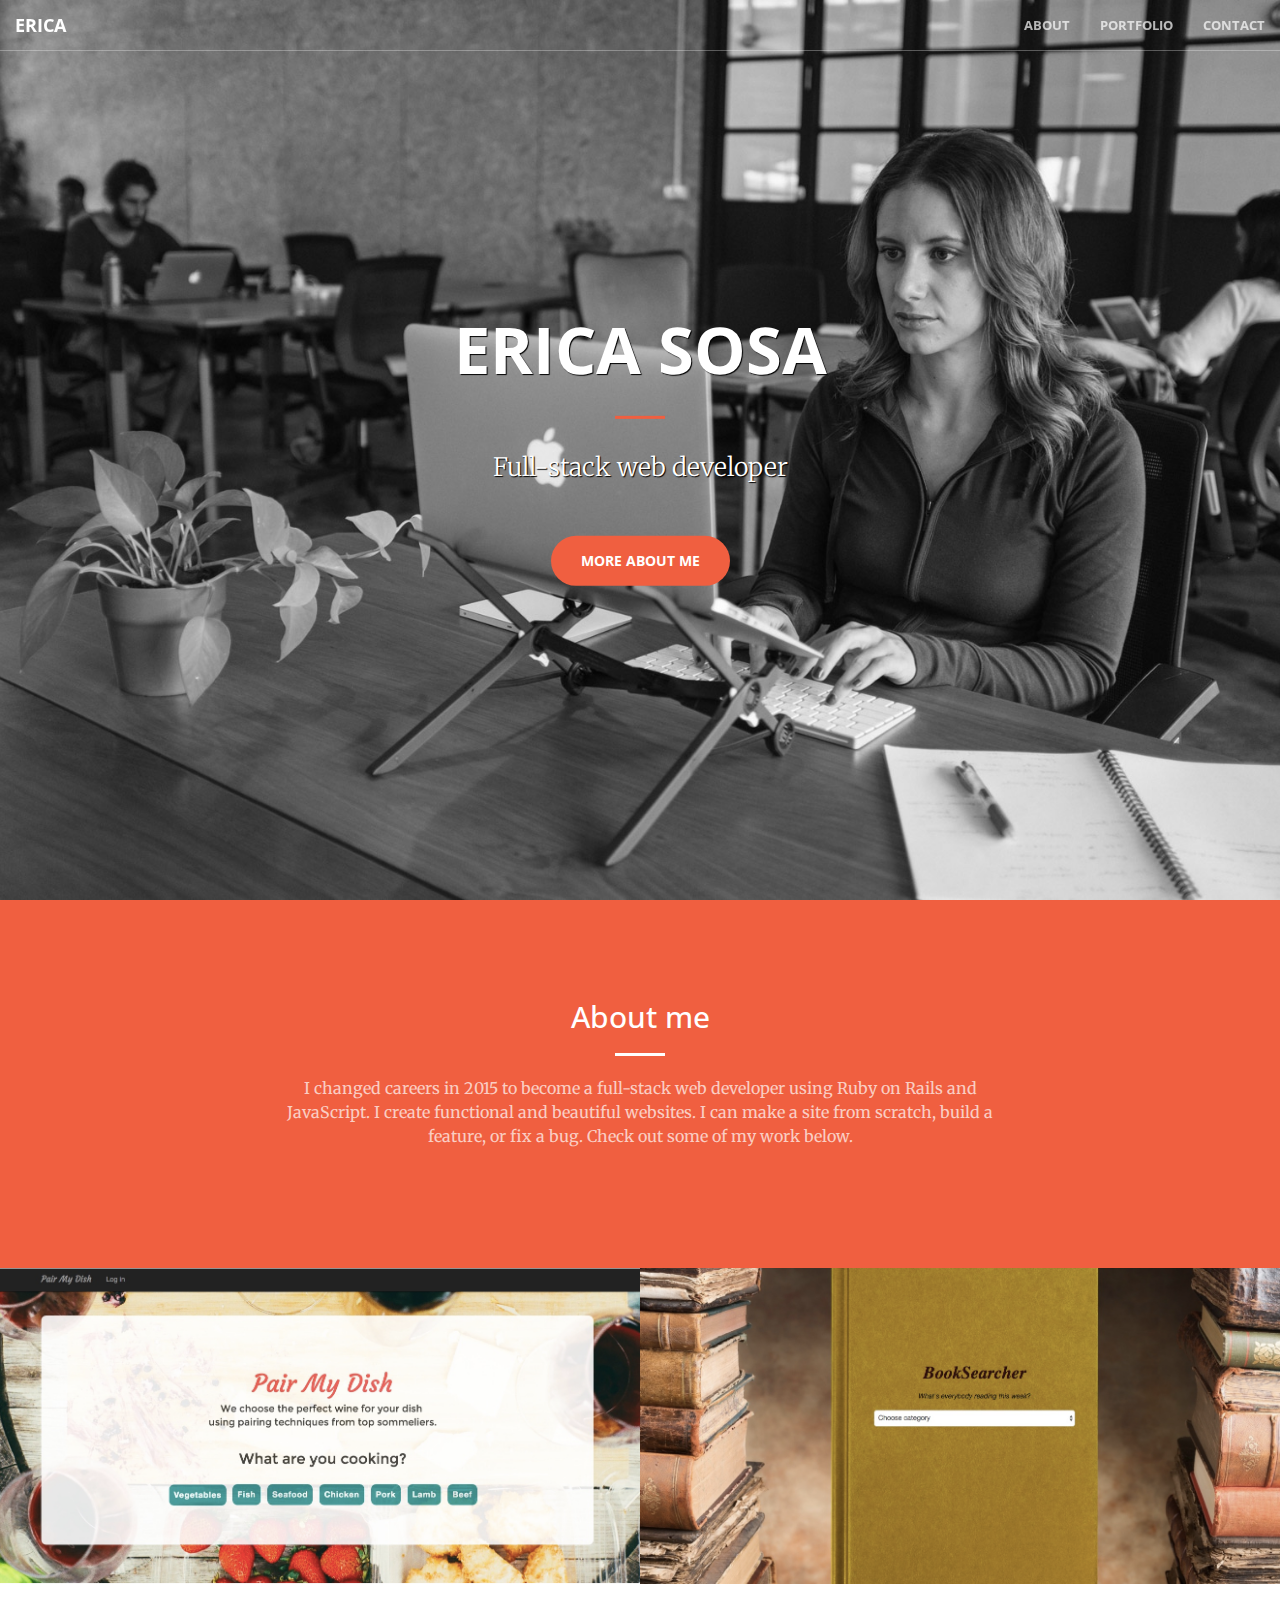
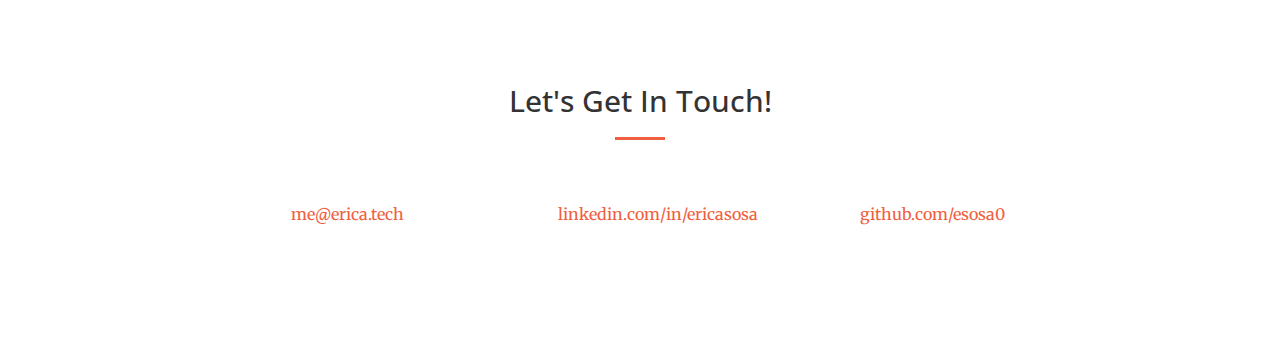
<file: index.html>
<!DOCTYPE html>
<html lang="en">

<head>

    <meta charset="utf-8">
    <meta http-equiv="X-UA-Compatible" content="IE=edge">
    <meta name="viewport" content="width=device-width, initial-scale=1">
    <meta name="description" content="">
    <meta name="author" content="">
    <script>
        (function(i,s,o,g,r,a,m){i['GoogleAnalyticsObject']=r;i[r]=i[r]||function(){
        (i[r].q=i[r].q||[]).push(arguments)},i[r].l=1*new Date();a=s.createElement(o),
        m=s.getElementsByTagName(o)[0];a.async=1;a.src=g;m.parentNode.insertBefore(a,m)
        })(window,document,'script','https://www.google-analytics.com/analytics.js','ga');

        ga('create', 'UA-79193309-1', 'auto');
        ga('send', 'pageview');

    </script>

    <link rel='shortcut icon' href='img/favicon.ico' type='image/x-icon'/ >

    <title>Erica Sosa Portfolio</title>

    <!-- Bootstrap Core CSS -->
    <link rel="stylesheet" href="css/bootstrap.min.css" type="text/css">

    <!-- Custom Fonts -->
    <link href='http://fonts.googleapis.com/css?family=Open+Sans:300italic,400italic,600italic,700italic,800italic,400,300,600,700,800' rel='stylesheet' type='text/css'>
    <link href='http://fonts.googleapis.com/css?family=Merriweather:400,300,300italic,400italic,700,700italic,900,900italic' rel='stylesheet' type='text/css'>
    <link rel="stylesheet" href="font-awesome/css/font-awesome.min.css" type="text/css">

    <!-- Plugin CSS -->
    <link rel="stylesheet" href="css/animate.min.css" type="text/css">

    <!-- Custom CSS -->
    <link rel="stylesheet" href="css/creative.css" type="text/css">

    <!-- HTML5 Shim and Respond.js IE8 support of HTML5 elements and media queries -->
    <!-- WARNING: Respond.js doesn't work if you view the page via file:// -->
    <!--[if lt IE 9]>
        <script src="https://oss.maxcdn.com/libs/html5shiv/3.7.0/html5shiv.js"></script>
        <script src="https://oss.maxcdn.com/libs/respond.js/1.4.2/respond.min.js"></script>
    <![endif]-->

</head>

<body id="page-top">

    <nav id="mainNav" class="navbar navbar-default navbar-fixed-top">
        <div class="container-fluid">
            <!-- Brand and toggle get grouped for better mobile display -->
            <div class="navbar-header">
                <button type="button" class="navbar-toggle collapsed" data-toggle="collapse" data-target="#bs-example-navbar-collapse-1">
                    <span class="sr-only">Toggle navigation</span>
                    <span class="icon-bar"></span>
                    <span class="icon-bar"></span>
                    <span class="icon-bar"></span>
                </button>
                <a class="navbar-brand page-scroll" href="#page-top">Erica</a>
            </div>

            <!-- Collect the nav links, forms, and other content for toggling -->
            <div class="collapse navbar-collapse" id="bs-example-navbar-collapse-1">
                <ul class="nav navbar-nav navbar-right">
                    <li>
                        <a class="page-scroll" href="#about">About</a>
                    </li>
                    <li>
                        <a class="page-scroll" href="#portfolio">Portfolio</a>
                    </li>
                    <li>
                        <a class="page-scroll" href="#contact">Contact</a>
                    </li>
                </ul>
            </div>
            <!-- /.navbar-collapse -->
        </div>
        <!-- /.container-fluid -->
    </nav>

    <header>
        <div class="header-content">
            <div class="header-content-inner">
                <div class="inner-title">    
                    <h1>Erica Sosa</h1>
                </div>
                <hr>
                <div class="inner-text">
                    <p class="header-description">Full-stack web developer</p>
                </div>
                <a href="#about" class="btn btn-primary btn-xl page-scroll">More about me</a>
            </div>
        </div>
    </header>

    <section class="bg-primary" id="about">
        <div class="container">
            <div class="row">
                <div class="col-lg-8 col-lg-offset-2 text-center">
                    <h2 class="section-heading">About me</h2>
                    <hr class="light">
                    <p class="text-faded">I changed careers in 2015 to become a full-stack web developer using Ruby on Rails and JavaScript. I create functional and beautiful websites. I can make a site from scratch, build a feature, or fix a bug. Check out some of my work below.</p>
                </div>
            </div>
        </div>
    </section>

 

    <section class="no-padding" id="portfolio">
        <div class="container-fluid">
            <div class="row no-gutter">
                <div class="col-lg-6 col-sm-6">
                    <a href="pairmydish.html" class="portfolio-box">
                        <img src="img/pair_my_dish_home.jpg" class="img-responsive" alt="">
                        <div class="portfolio-box-caption">
                            <div class="portfolio-box-caption-content">
                                <div class="project-category text-faded">
                                    Web app
                                </div>
                                <div class="project-name">
                                    Pair My Dish
                                    <p> Answer a series of simple questions about what you're cooking and receive a customized wine pairing. </p>  
                                </div>
                            </div>
                        </div>
                    </a>
                </div>
                <div class="col-lg-6 col-sm-6">
                    <a href="book-searcher.html" class="portfolio-box">
                        <img src="img/book_searcher.jpg" class="img-responsive" alt="">
                        <div class="portfolio-box-caption">
                            <div class="portfolio-box-caption-content">
                                <div class="project-category text-faded">
                                    Web app
                                </div>
                                <div class="project-name">
                                    Book Searcher
                                    <p>Search the NY Times best sellers list and see info and ratings about each book.</p>
                                </div>
                            </div>
                        </div>
                    </a>
                </div>
                <!-- <div class="col-lg-4 col-sm-6">
                    <a href="#" class="portfolio-box">
                        <img src="img/portfolio/3.jpg" class="img-responsive" alt="">
                        <div class="portfolio-box-caption">
                            <div class="portfolio-box-caption-content">
                                <div class="project-category text-faded">
                                    Category
                                </div>
                                <div class="project-name">
                                    Project Name
                                </div>
                            </div>
                        </div>
                    </a>
                </div> -->
 <!--                <div class="col-lg-4 col-sm-6">
                    <a href="#" class="portfolio-box">
                        <img src="img/portfolio/4.jpg" class="img-responsive" alt="">
                        <div class="portfolio-box-caption">
                            <div class="portfolio-box-caption-content">
                                <div class="project-category text-faded">
                                    Category
                                </div>
                                <div class="project-name">
                                    Project Name
                                </div>
                            </div>
                        </div>
                    </a>
                </div>
                <div class="col-lg-4 col-sm-6">
                    <a href="#" class="portfolio-box">
                        <img src="img/portfolio/5.jpg" class="img-responsive" alt="">
                        <div class="portfolio-box-caption">
                            <div class="portfolio-box-caption-content">
                                <div class="project-category text-faded">
                                    Category
                                </div>
                                <div class="project-name">
                                    Project Name
                                </div>
                            </div>
                        </div>
                    </a>
                </div> -->
                <!-- <div class="col-lg-4 col-sm-6">
                    <a href="#" class="portfolio-box">
                        <img src="img/portfolio/6.jpg" class="img-responsive" alt="">
                        <div class="portfolio-box-caption">
                            <div class="portfolio-box-caption-content">
                                <div class="project-category text-faded">
                                    Category
                                </div>
                                <div class="project-name">
                                    Project Name
                                </div>
                            </div>
                        </div>
                    </a>
                </div> -->
            </div>
        </div>
    </section>

    <section id="contact">
        <div class="container">
            <div class="row">
                <div class="col-lg-8 col-lg-offset-2 text-center">
                    <h2 class="section-heading">Let's Get In Touch!</h2>
                    <hr class="primary">
                    
                </div>
                <div class="col-lg-2 col-lg-offset-2 text-center">
                    <i class="fa fa-envelope-o fa-3x wow bounceIn" data-wow-delay=".1s"></i>
                    <p><a href="mailto:me@erica.tech">me@erica.tech</a></p>
                </div>
                <div class="col-lg-2 col-lg-offset-1 text-center">
                    <i class="fa fa-linkedin-square fa-3x wow bounceIn" data-wow-delay=".1s"></i>
                    <p><a href="https://www.linkedin.com/in/ericasosa">linkedin.com/in/ericasosa</a></p>
                </div>
                <div class="col-lg-2 col-lg-offset-1 text-center">
                    <i class="fa fa-github fa-3x wow bounceIn" data-wow-delay=".1s"></i>
                    <p><a href="https://github.com/ESosa0">github.com/esosa0</a></p>
                </div>
            </div>
        </div>
    </section>

    <!-- jQuery -->
    <script src="js/jquery.js"></script>

    <!-- Bootstrap Core JavaScript -->
    <script src="js/bootstrap.min.js"></script>

    <!-- Plugin JavaScript -->
    <script src="js/jquery.easing.min.js"></script>
    <script src="js/jquery.fittext.js"></script>
    <script src="js/wow.min.js"></script>

    <!-- Custom Theme JavaScript -->
    <script src="js/creative.js"></script>

</body>

</html>
</file>
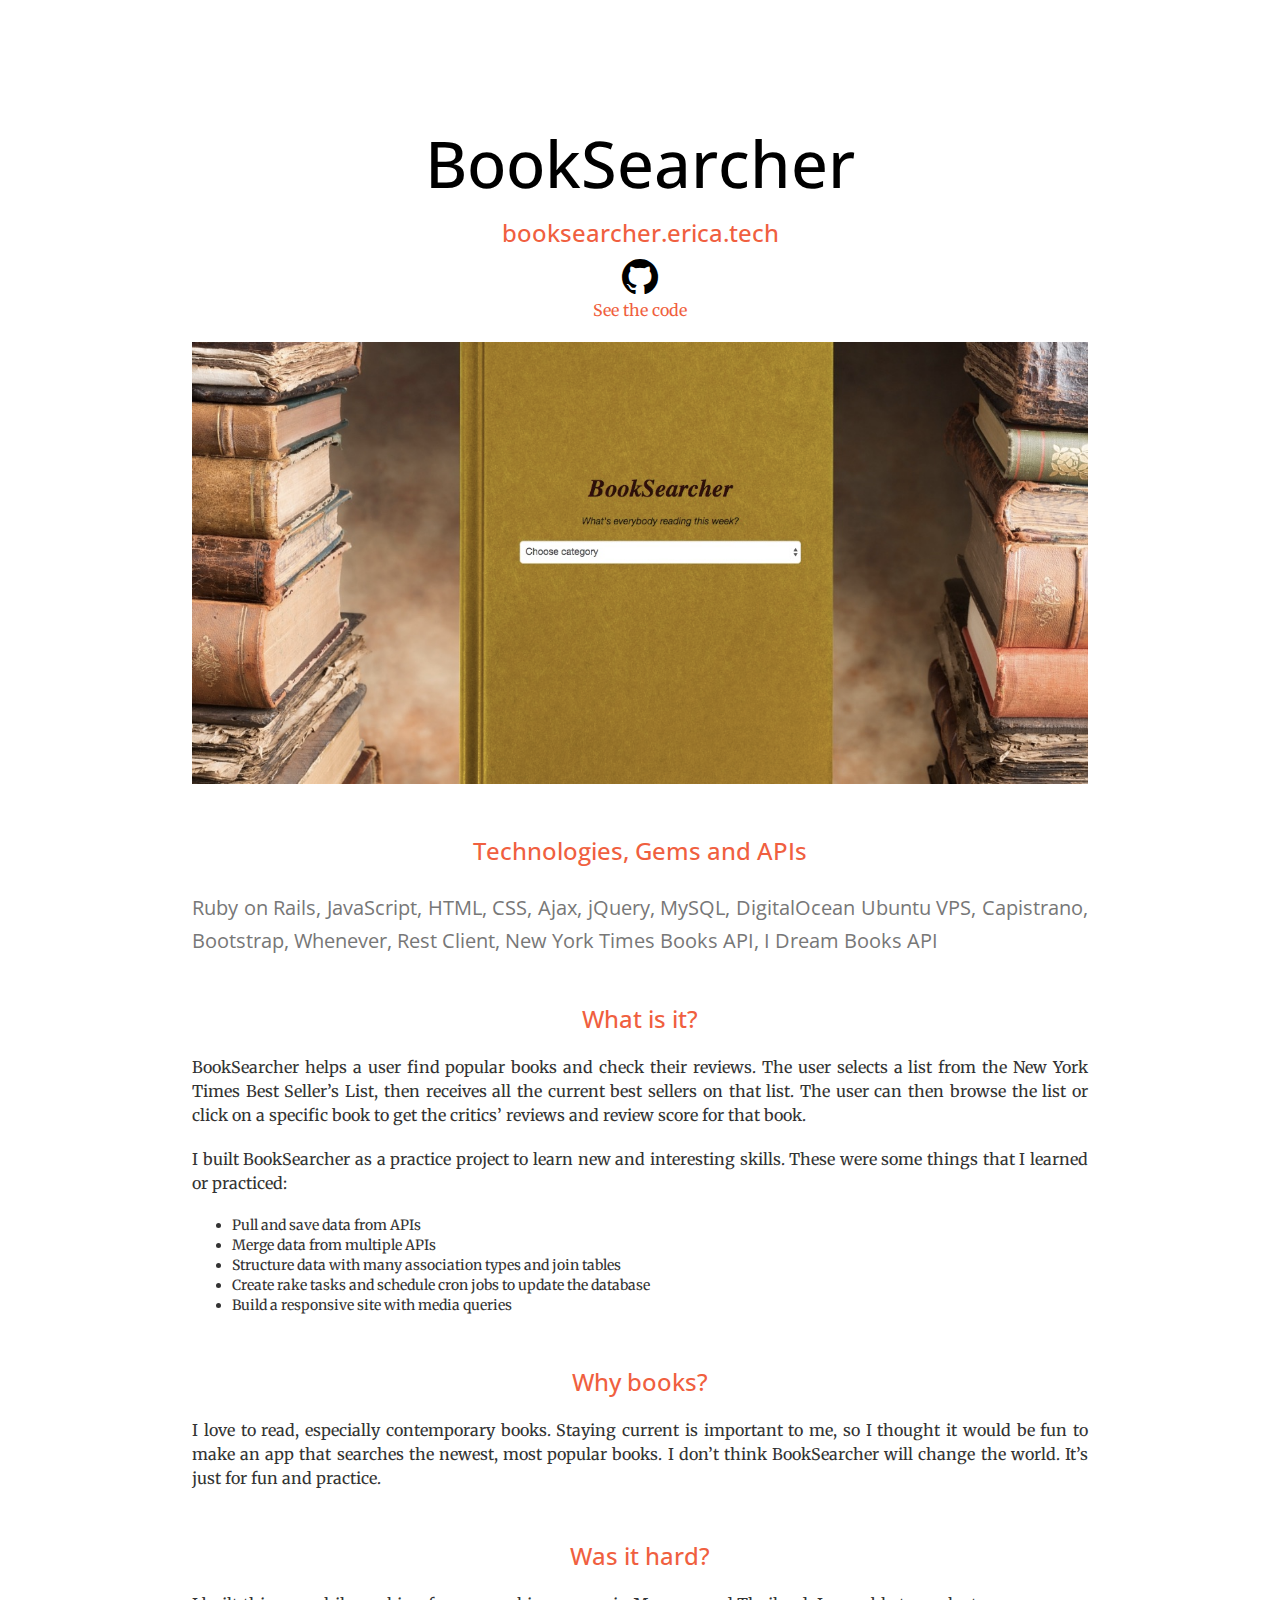
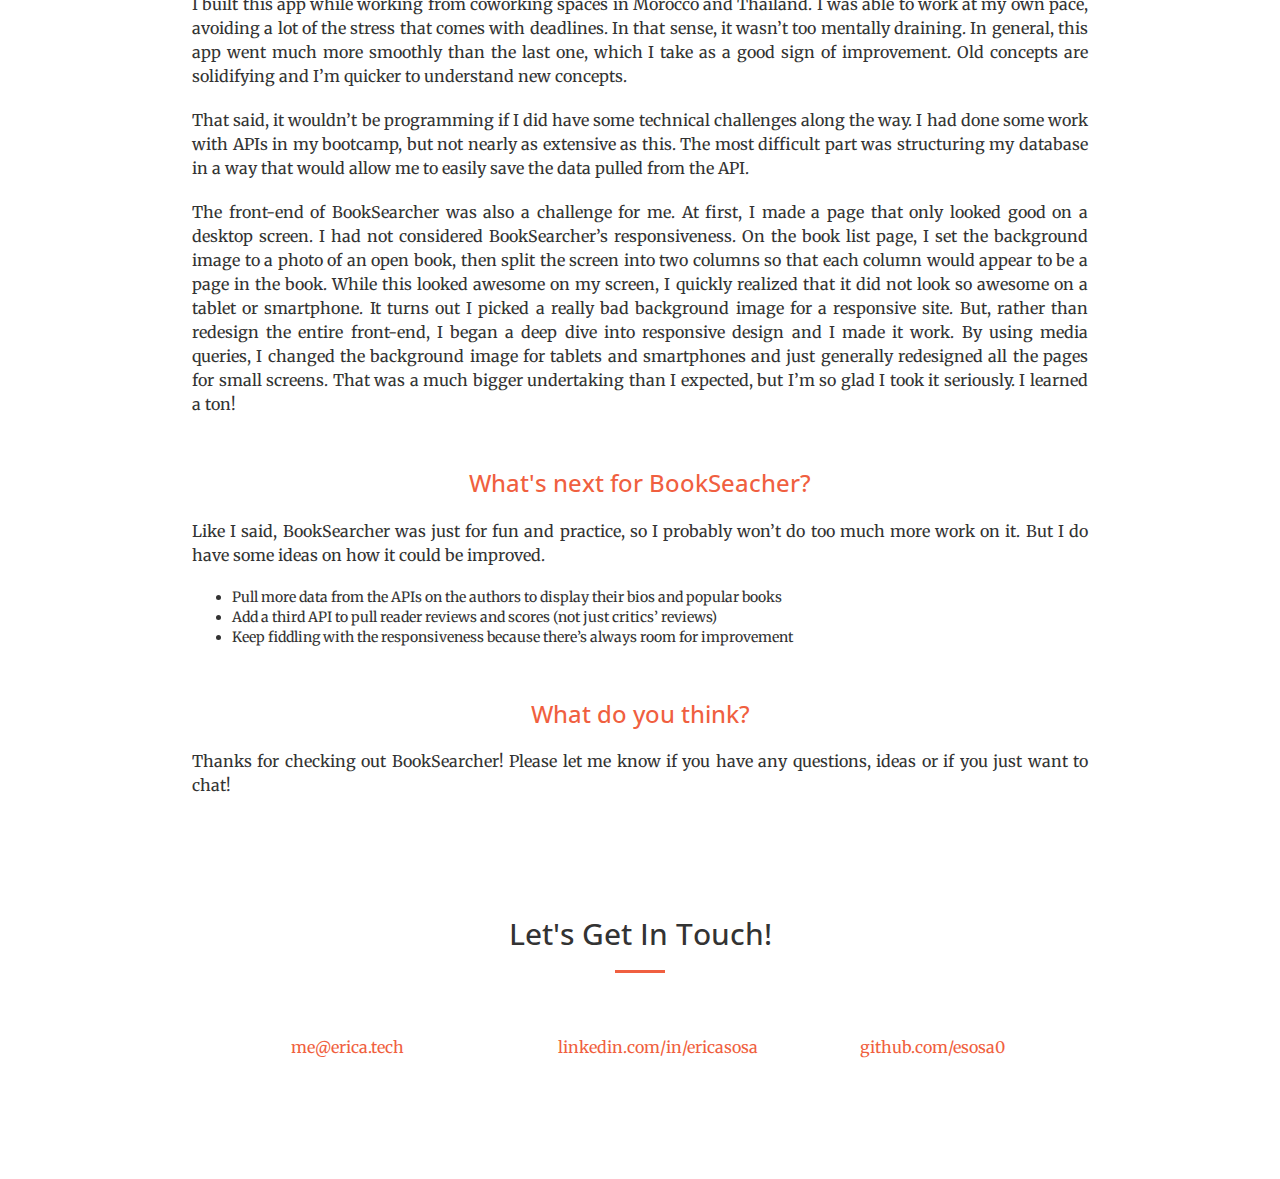
<file: book-searcher.html>
<!DOCTYPE html>
<html lang="en">

<head>

    <meta charset="utf-8">
    <meta http-equiv="X-UA-Compatible" content="IE=edge">
    <meta name="viewport" content="width=device-width, initial-scale=1">
    <meta name="description" content="">
    <meta name="author" content="">

    <script>
        (function(i,s,o,g,r,a,m){i['GoogleAnalyticsObject']=r;i[r]=i[r]||function(){
        (i[r].q=i[r].q||[]).push(arguments)},i[r].l=1*new Date();a=s.createElement(o),
        m=s.getElementsByTagName(o)[0];a.async=1;a.src=g;m.parentNode.insertBefore(a,m)
        })(window,document,'script','https://www.google-analytics.com/analytics.js','ga');

        ga('create', 'UA-79193309-1', 'auto');
        ga('send', 'pageview');

    </script>

    <link rel='shortcut icon' href='img/favicon.ico' type='image/x-icon'/ >

    <title>Erica Sosa Portfolio</title>

    <!-- Bootstrap Core CSS -->
    <link rel="stylesheet" href="css/bootstrap.min.css" type="text/css">

    <!-- Custom Fonts -->
    <link href='http://fonts.googleapis.com/css?family=Open+Sans:300italic,400italic,600italic,700italic,800italic,400,300,600,700,800' rel='stylesheet' type='text/css'>
    <link href='http://fonts.googleapis.com/css?family=Merriweather:400,300,300italic,400italic,700,700italic,900,900italic' rel='stylesheet' type='text/css'>
    <link rel="stylesheet" href="font-awesome/css/font-awesome.min.css" type="text/css">

    <!-- Plugin CSS -->
    <link rel="stylesheet" href="css/animate.min.css" type="text/css">

    <!-- Custom CSS -->
    <link rel="stylesheet" href="css/creative.css" type="text/css">

    <!-- HTML5 Shim and Respond.js IE8 support of HTML5 elements and media queries -->
    <!-- WARNING: Respond.js doesn't work if you view the page via file:// -->
    <!--[if lt IE 9]>
        <script src="https://oss.maxcdn.com/libs/html5shiv/3.7.0/html5shiv.js"></script>
        <script src="https://oss.maxcdn.com/libs/respond.js/1.4.2/respond.min.js"></script>
    <![endif]-->

</head>

<body id="page-top">

       <!-- Navigation -->
    <nav id="mainNav" class="navbar navbar-default navbar-fixed-top">
        <div class="container-fluid">
            <!-- Brand and toggle get grouped for better mobile display -->
            <div class="navbar-header">
                <button type="button" class="navbar-toggle collapsed" data-toggle="collapse" data-target="#bs-example-navbar-collapse-1">
                    <span class="sr-only">Toggle navigation</span>
                    <span class="icon-bar"></span>
                    <span class="icon-bar"></span>
                    <span class="icon-bar"></span>
                </button>
                <a class="navbar-brand page-scroll erica" href="index.html">Erica</a>
            </div>

            <!-- Collect the nav links, forms, and other content for toggling -->
            <div class="collapse navbar-collapse" id="bs-example-navbar-collapse-1">
                <ul class="nav navbar-nav navbar-right">
                    <li>
                        <a class="page-scroll" href="index.html#about">About</a>
                    </li>
                    <li>
                        <a class="page-scroll" href="index.html#portfolio">Portfolio</a>
                    </li>
                    <li>
                        <a class="page-scroll" href="index.html#contact">Contact</a>
                    </li>
                </ul>
            </div>
            <!-- /.navbar-collapse -->
        </div>
        <!-- /.container-fluid -->
    </nav>

    <header class="header-portfolio-piece">
        <div class="header-portfolio-piece-content">
            <h1>BookSearcher</h1>
            <h3><a href="http://booksearcher.erica.tech">booksearcher.erica.tech</a></h3>
            <i class="fa fa-github fa-3x wow bounceIn" data-wow-delay=".1s"></i>
            <p><a href="https://github.com/ESosa0/book-searcher">See the code</a></p>
        </div>
    </header>

    <section class= "portfolio-piece-description">
        <img src="img/book_searcher.jpg" class="portfolio-piece-image">
        <h3 class="display-4">
            Technologies, Gems and APIs 
        </h3>
        <h2>
            <small>
                Ruby on Rails, JavaScript, HTML, CSS, Ajax, jQuery, MySQL, DigitalOcean Ubuntu VPS, Capistrano, Bootstrap, Whenever, Rest Client, New York Times Books API, I Dream Books API
            </small> 
        </h2>
            
        <h3>
            What is it?
        </h3>
        <p>
            BookSearcher helps a user find popular books and check their reviews. The user selects a list from the New York Times Best Seller’s List, then receives all the current best sellers on that list. The user can then browse the list or click on a specific book to get the critics’ reviews and review score for that book. 
        </p>
        <p>
            I built BookSearcher as a practice project to learn new and interesting skills. These were some things that I learned or practiced:
        </p>
        <ul>
            <li>Pull and save data from APIs</li>
            <li>Merge data from multiple APIs</li>
            <li>Structure data with many association types and join tables</li>
            <li>Create rake tasks and schedule cron jobs to update the database</li>
            <li>Build a responsive site with media queries</li>
        </ul>
        <h3>
            Why books?
        </h3>
        <p>
            I love to read, especially contemporary books. Staying current is important to me, so I thought it would be fun to make an app that searches the newest, most popular books. I don’t think BookSearcher will change the world. It’s just for fun and practice.
        </p>
        <h3>
            Was it hard?
        </h3>
        <p>
            I built this app while working from coworking spaces in Morocco and Thailand. I was able to work at my own pace, avoiding a lot of the stress that comes with deadlines. In that sense, it wasn’t too mentally draining. In general, this app went much more smoothly than the last one, which I take as a good sign of improvement. Old concepts are solidifying and I’m quicker to understand new concepts. 
        </p>
        <p>
            That said, it wouldn’t be programming if I did have some technical challenges along the way. I had done some work with APIs in my bootcamp, but not nearly as extensive as this. The most difficult part was structuring my database in a way that would allow me to easily save the data pulled from the API. 
        </p>
        <p>
            The front-end of BookSearcher was also a challenge for me. At first, I made a page that only looked good on a desktop screen. I had not considered BookSearcher’s responsiveness. On the book list page, I set the background image to a photo of an open book, then split the screen into two columns so that each column would appear to be a page in the book. While this looked awesome on my screen, I quickly realized that it did not look so awesome on a tablet or smartphone. It turns out I picked a really bad background image for a responsive site. But, rather than redesign the entire front-end, I began a deep dive into responsive design and I made it work. By using media queries, I changed the background image for tablets and smartphones and just generally redesigned all the pages for small screens. That was a much bigger undertaking than I expected, but I’m so glad I took it seriously. I learned a ton!
        </p>
        <h3>
            What's next for BookSeacher?
        </h3>
        <p>
            Like I said, BookSearcher was just for fun and practice, so I probably won’t do too much more work on it. But I do have some ideas on how it could be improved.  
        </p>
        <ul>
            <li>Pull more data from the APIs on the authors to display their bios and popular books</li>
            <li>Add a third  API to pull reader reviews and scores (not just critics’ reviews)</li>
            <li>Keep fiddling with the responsiveness because there’s always room for improvement</li>
        </ul>
        <h3>What do you think?</h3>
        <p>
            Thanks for checking out BookSearcher! Please let me know if you have any questions, ideas or if you just want to chat!
        </p>
    </section>



    

 
    <section id="contact">
        <div class="container">
            <div class="row">
                <div class="col-lg-8 col-lg-offset-2 text-center">
                    <h2 class="section-heading">Let's Get In Touch!</h2>
                    <hr class="primary">
                    
                </div>
                <div class="col-lg-2 col-lg-offset-2 text-center">
                    <i class="fa fa-envelope-o fa-3x wow bounceIn" data-wow-delay=".1s"></i>
                    <p><a href="mailto:me@erica.tech">me@erica.tech</a></p>
                </div>
                <div class="col-lg-2 col-lg-offset-1 text-center">
                    <i class="fa fa-linkedin-square fa-3x wow bounceIn" data-wow-delay=".1s"></i>
                    <p><a href="https://www.linkedin.com/in/ericasosa">linkedin.com/in/ericasosa</a></p>
                </div>
                <div class="col-lg-2 col-lg-offset-1 text-center">
                    <i class="fa fa-github fa-3x wow bounceIn" data-wow-delay=".1s"></i>
                    <p><a href="https://github.com/ESosa0">github.com/esosa0</a></p>
                </div>
            </div>
        </div>
    </section>

    <!-- jQuery -->
    <script src="js/jquery.js"></script>

    <!-- Bootstrap Core JavaScript -->
    <script src="js/bootstrap.min.js"></script>

    <!-- Plugin JavaScript -->
    <script src="js/jquery.easing.min.js"></script>
    <script src="js/jquery.fittext.js"></script>
    <script src="js/wow.min.js"></script>

    <!-- Custom Theme JavaScript -->
    <script src="js/creative.js"></script>

</body>

</html>
</file>
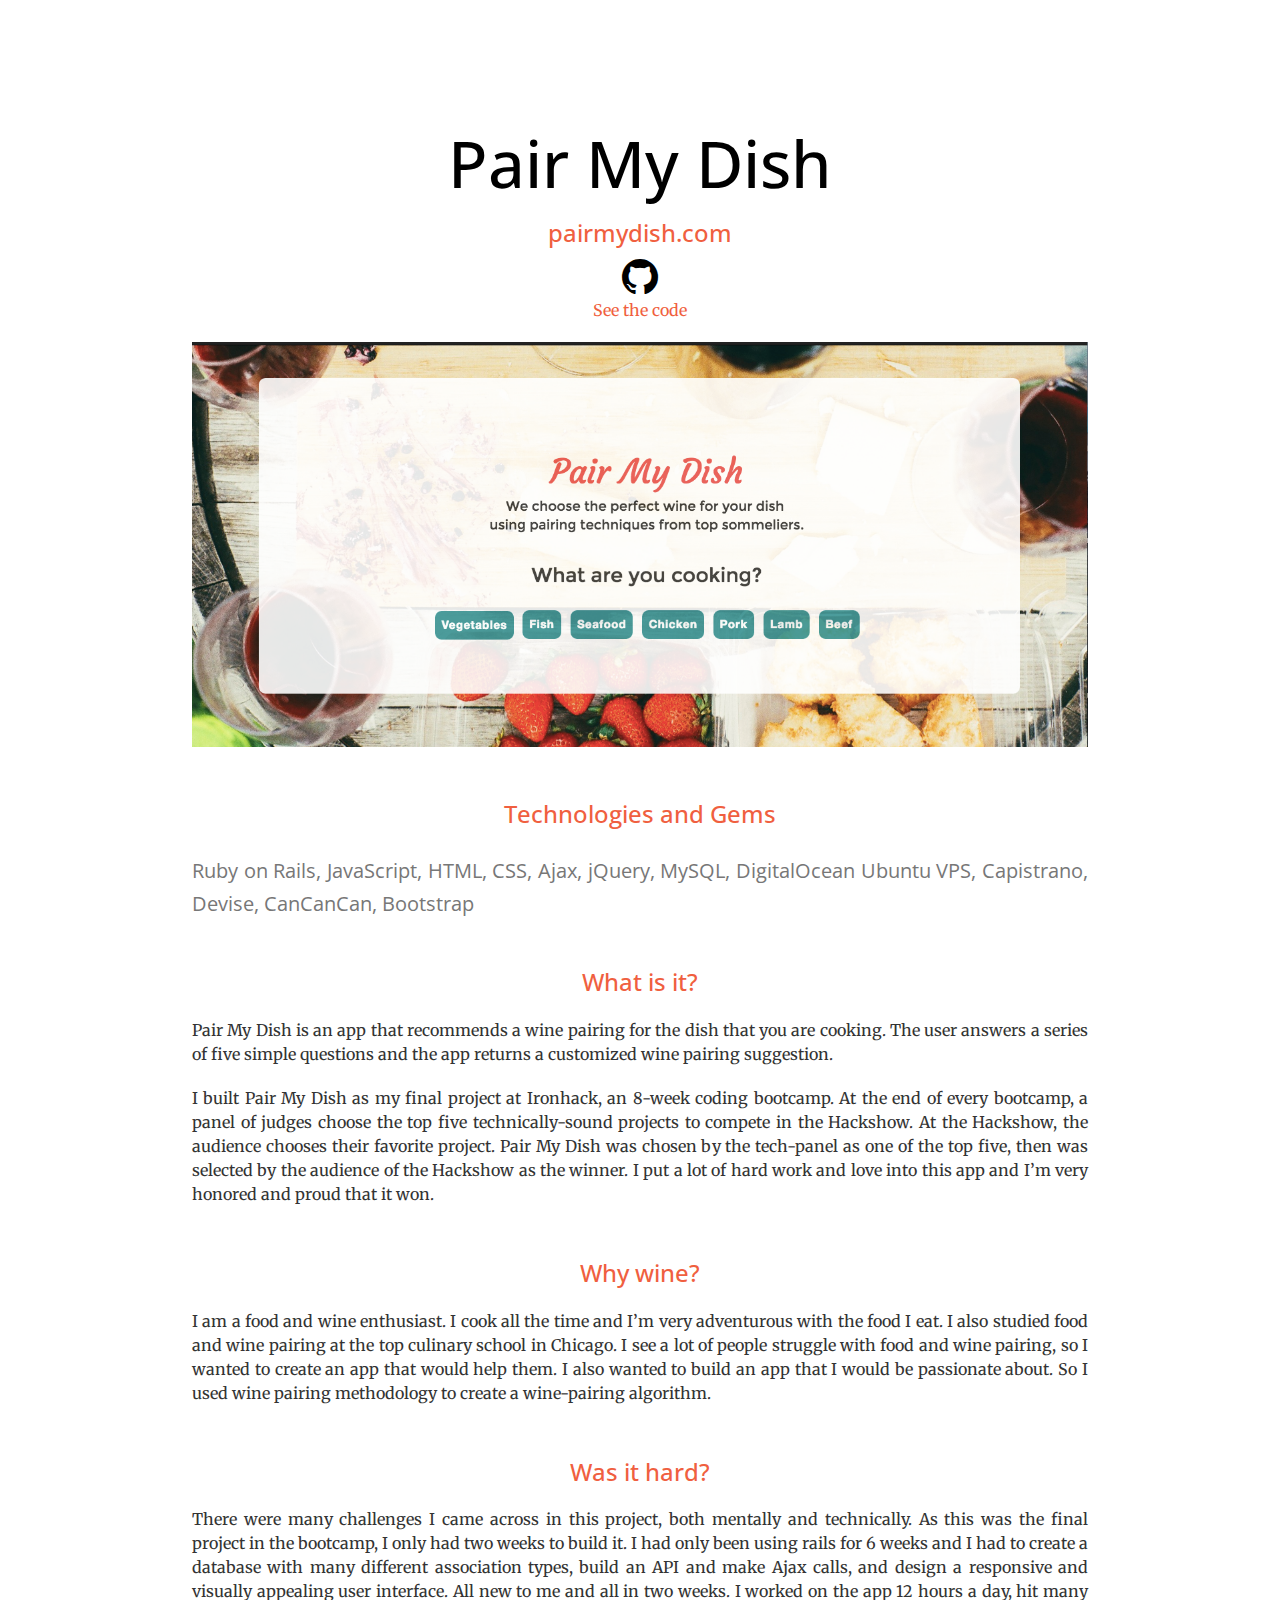
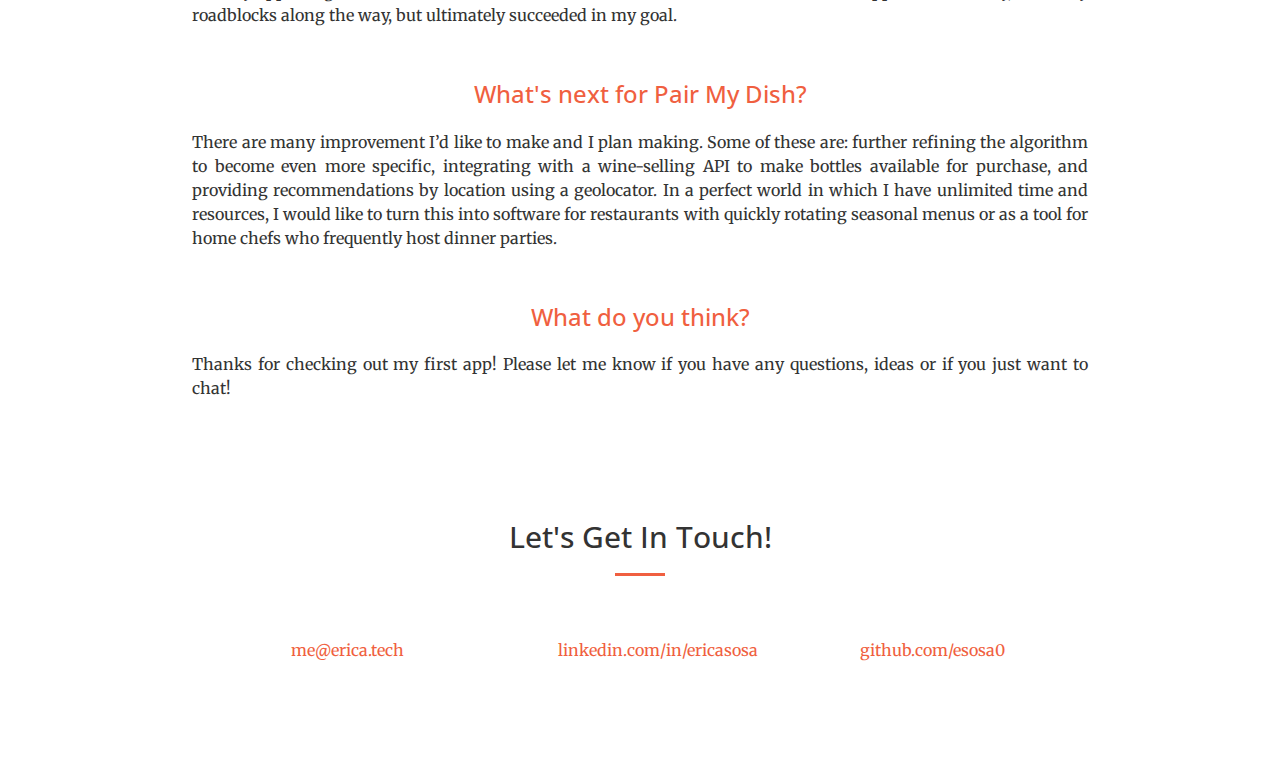
<file: pairmydish.html>
<!DOCTYPE html>
<html lang="en">

<head>

    <meta charset="utf-8">
    <meta http-equiv="X-UA-Compatible" content="IE=edge">
    <meta name="viewport" content="width=device-width, initial-scale=1">
    <meta name="description" content="">
    <meta name="author" content="">
    <script>
        (function(i,s,o,g,r,a,m){i['GoogleAnalyticsObject']=r;i[r]=i[r]||function(){
        (i[r].q=i[r].q||[]).push(arguments)},i[r].l=1*new Date();a=s.createElement(o),
        m=s.getElementsByTagName(o)[0];a.async=1;a.src=g;m.parentNode.insertBefore(a,m)
        })(window,document,'script','https://www.google-analytics.com/analytics.js','ga');

        ga('create', 'UA-79193309-1', 'auto');
        ga('send', 'pageview');

    </script>

    <link rel='shortcut icon' href='img/favicon.ico' type='image/x-icon'/ >

    <title>Erica Sosa Portfolio</title>

    <!-- Bootstrap Core CSS -->
    <link rel="stylesheet" href="css/bootstrap.min.css" type="text/css">

    <!-- Custom Fonts -->
    <link href='http://fonts.googleapis.com/css?family=Open+Sans:300italic,400italic,600italic,700italic,800italic,400,300,600,700,800' rel='stylesheet' type='text/css'>
    <link href='http://fonts.googleapis.com/css?family=Merriweather:400,300,300italic,400italic,700,700italic,900,900italic' rel='stylesheet' type='text/css'>
    <link rel="stylesheet" href="font-awesome/css/font-awesome.min.css" type="text/css">

    <!-- Plugin CSS -->
    <link rel="stylesheet" href="css/animate.min.css" type="text/css">

    <!-- Custom CSS -->
    <link rel="stylesheet" href="css/creative.css" type="text/css">

    <!-- HTML5 Shim and Respond.js IE8 support of HTML5 elements and media queries -->
    <!-- WARNING: Respond.js doesn't work if you view the page via file:// -->
    <!--[if lt IE 9]>
        <script src="https://oss.maxcdn.com/libs/html5shiv/3.7.0/html5shiv.js"></script>
        <script src="https://oss.maxcdn.com/libs/respond.js/1.4.2/respond.min.js"></script>
    <![endif]-->

</head>

<body id="page-top">

       <!-- Navigation -->
    <nav id="mainNav" class="navbar navbar-default navbar-fixed-top">
        <div class="container-fluid">
            <!-- Brand and toggle get grouped for better mobile display -->
            <div class="navbar-header">
                <button type="button" class="navbar-toggle collapsed" data-toggle="collapse" data-target="#bs-example-navbar-collapse-1">
                    <span class="sr-only">Toggle navigation</span>
                    <span class="icon-bar"></span>
                    <span class="icon-bar"></span>
                    <span class="icon-bar"></span>
                </button>
                <a class="navbar-brand page-scroll erica" href="index.html">Erica</a>
            </div>

            <!-- Collect the nav links, forms, and other content for toggling -->
            <div class="collapse navbar-collapse" id="bs-example-navbar-collapse-1">
                <ul class="nav navbar-nav navbar-right">
                    <li>
                        <a class="page-scroll" href="index.html#about">About</a>
                    </li>
                    <li>
                        <a class="page-scroll" href="index.html#portfolio">Portfolio</a>
                    </li>
                    <li>
                        <a class="page-scroll" href="index.html#contact">Contact</a>
                    </li>
                </ul>
            </div>
            <!-- /.navbar-collapse -->
        </div>
        <!-- /.container-fluid -->
    </nav>

    <header class="header-portfolio-piece">
        <div class="header-portfolio-content">
            <h1>Pair My Dish</h1>
            <h3><a href="http://pairmydish.com/">pairmydish.com</a></h3>
            <i class="fa fa-github fa-3x wow bounceIn" data-wow-delay=".1s"></i>
            <p><a href="https://github.com/ESosa0/pair-my-dish">See the code</a></p>
        </div>
    </header>

    <section class= "portfolio-piece-description">
        <img src="img/pair_my_dish_no_nav_bar.png" class="portfolio-piece-image">
        <h3 class="display-4">
            Technologies and Gems 
        </h3>
        <h2>
            <small>
                Ruby on Rails, JavaScript, HTML, CSS, Ajax, jQuery, MySQL, DigitalOcean Ubuntu VPS, Capistrano, Devise, CanCanCan, Bootstrap 
            </small> 
        </h2>
            
        <h3>
            What is it?
        </h3>
        <p>
            Pair My Dish is an app that recommends a wine pairing for the dish that you are cooking. The user answers a series of five simple questions and the app returns a customized wine pairing suggestion. 
        </p>
        <p>
            I built Pair My Dish as my final project at Ironhack, an 8-week coding bootcamp. At the end of every bootcamp, a panel of judges choose the top five technically-sound projects to compete in the Hackshow. At the Hackshow, the audience chooses their favorite project. Pair My Dish was chosen by the tech-panel as one of the top five, then was selected by the audience of the Hackshow as the winner. I put a lot of hard work and love into this app and I’m very honored and proud that it won.
        </p>
        <h3>
            Why wine?
        </h3>
        <p>
            I am a food and wine enthusiast. I cook all the time and I’m very adventurous with the food I eat. I also studied food and wine pairing at the top culinary school in Chicago. I see a lot of people struggle with food and wine pairing, so I wanted to create an app that would help them. I also wanted to build an app that I would be passionate about. So I used wine pairing methodology to create a wine-pairing algorithm.
        </p>
        <h3>
            Was it hard?
        </h3>
        <p>
            There were many challenges I came across in this project, both mentally and technically. As this was the final project in the bootcamp, I only had two weeks to build it. I had only been using 
            rails for 6 weeks and I had to create a database with many different association types, build an API and make Ajax calls, and design a responsive and visually appealing user interface. All new to me and all in two weeks. I worked on the app 12 hours a day, hit many roadblocks along the way, but ultimately succeeded in my goal.
        </p>
        <h3>
            What's next for Pair My Dish?
        </h3>
        <p>
            There are many improvement I’d like to make and I plan making. Some of these are: further refining the algorithm to become even more specific, integrating with a wine-selling API to make bottles available for purchase, and providing recommendations by location using a geolocator. In a perfect world in which I have unlimited time and resources, I would like to turn this into software for restaurants with quickly rotating seasonal menus or as a tool for home chefs who frequently host dinner parties. 
        </p>
        <h3>What do you think?</h3>
        <p>
            Thanks for checking out my first app! Please let me know if you have any questions, ideas or if you just want to chat!
        </p>
    </section>



    

 
    <section id="contact">
        <div class="container">
            <div class="row">
                <div class="col-lg-8 col-lg-offset-2 text-center">
                    <h2 class="section-heading">Let's Get In Touch!</h2>
                    <hr class="primary">
                    
                </div>
                <div class="col-lg-2 col-lg-offset-2 text-center">
                    <i class="fa fa-envelope-o fa-3x wow bounceIn" data-wow-delay=".1s"></i>
                    <p><a href="mailto:me@erica.tech">me@erica.tech</a></p>
                </div>
                <div class="col-lg-2 col-lg-offset-1 text-center">
                    <i class="fa fa-linkedin-square fa-3x wow bounceIn" data-wow-delay=".1s"></i>
                    <p><a href="https://www.linkedin.com/in/ericasosa">linkedin.com/in/ericasosa</a></p>
                </div>
                <div class="col-lg-2 col-lg-offset-1 text-center">
                    <i class="fa fa-github fa-3x wow bounceIn" data-wow-delay=".1s"></i>
                    <p><a href="https://github.com/ESosa0">github.com/esosa0</a></p>
                </div>
            </div>
        </div>
    </section>

    <!-- jQuery -->
    <script src="js/jquery.js"></script>

    <!-- Bootstrap Core JavaScript -->
    <script src="js/bootstrap.min.js"></script>

    <!-- Plugin JavaScript -->
    <script src="js/jquery.easing.min.js"></script>
    <script src="js/jquery.fittext.js"></script>
    <script src="js/wow.min.js"></script>

    <!-- Custom Theme JavaScript -->
    <script src="js/creative.js"></script>

</body>

</html>
</file>
<file: css/creative.css>
/*!
 * Start Bootstrap - Creative Bootstrap Theme (http://startbootstrap.com)
 * Code licensed under the Apache License v2.0.
 * For details, see http://www.apache.org/licenses/LICENSE-2.0.
 */

html,
body {
    width: 100%;
    height: 100%;
}

body {
    font-family: Merriweather,'Helvetica Neue',Arial,sans-serif;
}

hr {
    max-width: 50px;
    border-color: #f05f40;
    border-width: 3px;
}

hr.light {
    border-color: #fff;
}

a {
    color: #f05f40;
    -webkit-transition: all .35s;
    -moz-transition: all .35s;
    transition: all .35s;
}

a:hover,
a:focus {
    color: #eb3812;
}

h1,
h2,
h3,
h4,
h5,
h6 {
    font-family: 'Open Sans','Helvetica Neue',Arial,sans-serif;
}

p {
    margin-bottom: 20px;
    font-size: 16px;
    line-height: 1.5;
}

.bg-primary {
    background-color: #f05f40;
}

.bg-dark {
    color: #fff;
    background-color: #222;
}

.text-faded {
    color: rgba(255,255,255,.7);
}

section {
    padding: 100px 0;
}

aside {
    padding: 50px 0;
}

.no-padding {
    padding: 0;
}

.navbar-default {
    border-color: rgba(34,34,34,.05);
    font-family: 'Open Sans','Helvetica Neue',Arial,sans-serif;
    background-color: #fff;
    -webkit-transition: all .35s;
    -moz-transition: all .35s;
    transition: all .35s;
}

.navbar-default .navbar-header .navbar-brand {
    text-transform: uppercase;
    font-family: 'Open Sans','Helvetica Neue',Arial,sans-serif;
    font-weight: 700;
    color: #f05f40;
}

.navbar-default .navbar-header .navbar-brand:hover,
.navbar-default .navbar-header .navbar-brand:focus {
    color: #eb3812;
}

.navbar-default .nav > li>a,
.navbar-default .nav>li>a:focus {
    text-transform: uppercase;
    font-size: 13px;
    font-weight: 700;
    color: #222;
}

.navbar-default .nav > li>a:hover,
.navbar-default .nav>li>a:focus:hover {
    color: #f05f40;
}

.navbar-default .nav > li.active>a,
.navbar-default .nav>li.active>a:focus {
    color: #f05f40!important;
    background-color: transparent;
}

.navbar-default .nav > li.active>a:hover,
.navbar-default .nav>li.active>a:focus:hover {
    background-color: transparent;
}

@media(min-width:768px) {
    .navbar-default {
        border-color: rgba(255,255,255,.3);
        background-color: transparent;
    }

    .navbar-default .navbar-header .navbar-brand {
        color: rgba(255,255,255,.7);
    }

    .navbar-default .navbar-header .navbar-brand:hover,
    .navbar-default .navbar-header .navbar-brand:focus {
        color: #fff;
    }

    .navbar-default .nav > li>a,
    .navbar-default .nav>li>a:focus {
        color: rgba(255,255,255,.7);
    }

    .navbar-default .nav > li>a:hover,
    .navbar-default .nav>li>a:focus:hover {
        color: #fff;
    }

    .navbar-default.affix {
        border-color: rgba(34,34,34,.05);
        background-color: #fff;
    }

    .navbar-default.affix .navbar-header .navbar-brand {
        font-size: 14px;
        color: #f05f40;
    }

    .navbar-default.affix .navbar-header .navbar-brand:hover,
    .navbar-default.affix .navbar-header .navbar-brand:focus {
        color: #eb3812;
    }

    .navbar-default.affix .nav > li>a,
    .navbar-default.affix .nav>li>a:focus {
        color: #222;
    }

    .navbar-default.affix .nav > li>a:hover,
    .navbar-default.affix .nav>li>a:focus:hover {
        color: #f05f40;
    }
}

header {
    position: relative;
    width: 100%;
    min-height: auto;
    text-align: center;
    color: #fff;
    background-image: url(../img/working1.jpg);
    background-position: center;
    -webkit-background-size: cover;
    -moz-background-size: cover;
    background-size: cover;
    -o-background-size: cover;

}

header .header-content {
    position: relative;
    width: 100%;
    padding: 100px 15px;
    text-align: center;
}

header .header-content .header-content-inner h1 {
    margin-top: 0;
    margin-bottom: 0;
    text-transform: uppercase;
    font-weight: 700;
}

header .header-content .header-content-inner hr {
    margin: 30px auto;
}

header .header-content .header-content-inner p {
    margin-bottom: 50px;
    font-size: 16px;
    font-weight: 300;
    color: rgba(255,255,255,.7);
}

@media(min-width:768px) {
    header {
        min-height: 100%;
    }

    header .header-content {
        position: absolute;
        top: 50%;
        padding: 0 50px;
        -webkit-transform: translateY(-50%);
        -ms-transform: translateY(-50%);
        transform: translateY(-50%);
    }

    header .header-content .header-content-inner {
        margin-right: auto;
        margin-left: auto;
        max-width: 1000px;
    }

    header .header-content .header-content-inner p {
        margin-right: auto;
        margin-left: auto;
        max-width: 80%;
        font-size: 18px;
    }
}

.section-heading {
    margin-top: 0;
}

.service-box {
    margin: 50px auto 0;
    max-width: 400px;
}

@media(min-width:992px) {
    .service-box {
        margin: 20px auto 0;
    }
}

.service-box p {
    margin-bottom: 0;
}

.portfolio-box {
    display: block;
    position: relative;
    margin: 0 auto;
    max-width: 650px;
}

.portfolio-box .portfolio-box-caption {
    display: block;
    position: absolute;
    bottom: 0;
    width: 100%;
    height: 100%;
    text-align: center;
    color: #fff;
    opacity: 0;
    background: rgba(240,95,64,.9);
    -webkit-transition: all .35s;
    -moz-transition: all .35s;
    transition: all .35s;
}

.portfolio-box .portfolio-box-caption .portfolio-box-caption-content {
    position: absolute;
    top: 50%;
    width: 100%;
    text-align: center;
    transform: translateY(-50%);
}

.portfolio-box .portfolio-box-caption .portfolio-box-caption-content .project-category,
.portfolio-box .portfolio-box-caption .portfolio-box-caption-content .project-name {
    padding: 0 15px;
    font-family: 'Open Sans','Helvetica Neue',Arial,sans-serif;
}

.portfolio-box .portfolio-box-caption .portfolio-box-caption-content .project-category {
    text-transform: uppercase;
    font-size: 14px;
    font-weight: 600;
}

.portfolio-box .portfolio-box-caption .portfolio-box-caption-content .project-name {
    font-size: 18px;
}

.portfolio-box:hover .portfolio-box-caption {
    opacity: 1;
}

@media(min-width:768px) {
    .portfolio-box .portfolio-box-caption .portfolio-box-caption-content .project-category {
        font-size: 16px;
    }

    .portfolio-box .portfolio-box-caption .portfolio-box-caption-content .project-name {
        font-size: 22px;
    }
}

.call-to-action h2 {
    margin: 0 auto 20px;
}

.text-primary {
    color: #f05f40;
}

.no-gutter > [class*=col-] {
    padding-right: 0;
    padding-left: 0;
}

.btn-default {
    border-color: #fff;
    color: #222;
    background-color: #fff;
    -webkit-transition: all .35s;
    -moz-transition: all .35s;
    transition: all .35s;
}

.btn-default:hover,
.btn-default:focus,
.btn-default.focus,
.btn-default:active,
.btn-default.active,
.open > .dropdown-toggle.btn-default {
    border-color: #ededed;
    color: #222;
    background-color: #f2f2f2;
}

.btn-default:active,
.btn-default.active,
.open > .dropdown-toggle.btn-default {
    background-image: none;
}

.btn-default.disabled,
.btn-default[disabled],
fieldset[disabled] .btn-default,
.btn-default.disabled:hover,
.btn-default[disabled]:hover,
fieldset[disabled] .btn-default:hover,
.btn-default.disabled:focus,
.btn-default[disabled]:focus,
fieldset[disabled] .btn-default:focus,
.btn-default.disabled.focus,
.btn-default[disabled].focus,
fieldset[disabled] .btn-default.focus,
.btn-default.disabled:active,
.btn-default[disabled]:active,
fieldset[disabled] .btn-default:active,
.btn-default.disabled.active,
.btn-default[disabled].active,
fieldset[disabled] .btn-default.active {
    border-color: #fff;
    background-color: #fff;
}

.btn-default .badge {
    color: #fff;
    background-color: #222;
}

.btn-primary {
    border-color: #f05f40;
    color: #fff;
    background-color: #f05f40;
    -webkit-transition: all .35s;
    -moz-transition: all .35s;
    transition: all .35s;
}

.btn-primary:hover,
.btn-primary:focus,
.btn-primary.focus,
.btn-primary:active,
.btn-primary.active,
.open > .dropdown-toggle.btn-primary {
    border-color: #ed431f;
    color: #fff;
    background-color: #ee4b28;
}

.btn-primary:active,
.btn-primary.active,
.open > .dropdown-toggle.btn-primary {
    background-image: none;
}

.btn-primary.disabled,
.btn-primary[disabled],
fieldset[disabled] .btn-primary,
.btn-primary.disabled:hover,
.btn-primary[disabled]:hover,
fieldset[disabled] .btn-primary:hover,
.btn-primary.disabled:focus,
.btn-primary[disabled]:focus,
fieldset[disabled] .btn-primary:focus,
.btn-primary.disabled.focus,
.btn-primary[disabled].focus,
fieldset[disabled] .btn-primary.focus,
.btn-primary.disabled:active,
.btn-primary[disabled]:active,
fieldset[disabled] .btn-primary:active,
.btn-primary.disabled.active,
.btn-primary[disabled].active,
fieldset[disabled] .btn-primary.active {
    border-color: #f05f40;
    background-color: #f05f40;
}

.btn-primary .badge {
    color: #f05f40;
    background-color: #fff;
}

.btn {
    border: 0;
    border-radius: 300px;
    text-transform: uppercase;
    font-family: 'Open Sans','Helvetica Neue',Arial,sans-serif;
    font-weight: 700;
}

.btn-xl {
    padding: 15px 30px;
}

::-moz-selection {
    text-shadow: none;
    color: #fff;
    background: #222;
}

::selection {
    text-shadow: none;
    color: #fff;
    background: #222;
}

img::selection {
    color: #fff;
    background: 0 0;
}

img::-moz-selection {
    color: #fff;
    background: 0 0;
}

body {
    webkit-tap-highlight-color: #222;
}

header.header-portfolio-piece {
    background-image: none;
    background-color: white;
    color: black;
    margin-top: 10%;
    min-height: auto;
}

.inner-text, .inner-title {
    text-shadow: #000 1px 1px 1px;
}

.portfolio-piece-description {
    padding-top: 0;
    padding-bottom: 0;
    margin-left: 15%;
    margin-right: 15%;
    text-align: justify;
}
.portfolio-piece-description h3 {
    color: #f05f40;
    text-align: center;
    margin-top: 6%;
    margin-bottom: 2.5%;
}

.portfolio-piece-image {
    max-width: 100%;
}

.header-description {
    font-size: 180% !important;
    color: #FFF !important;
}
</file>
